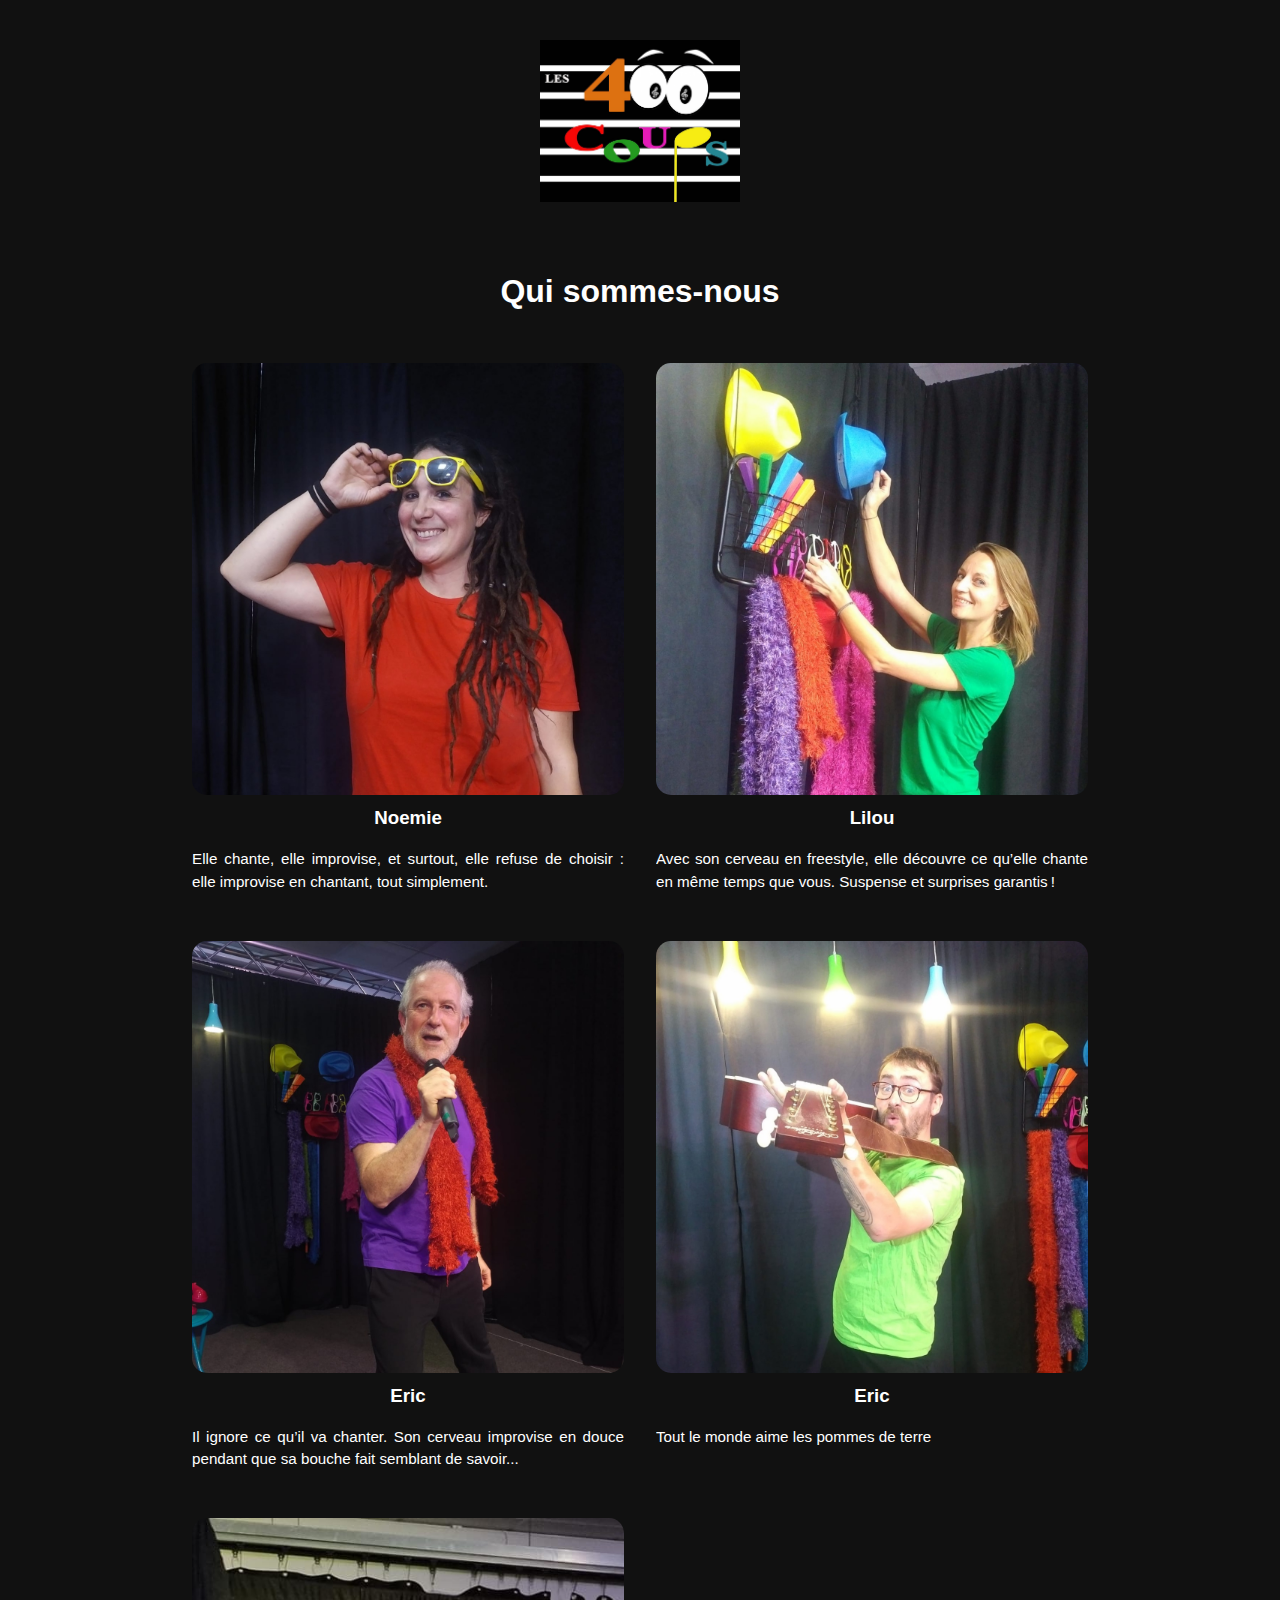
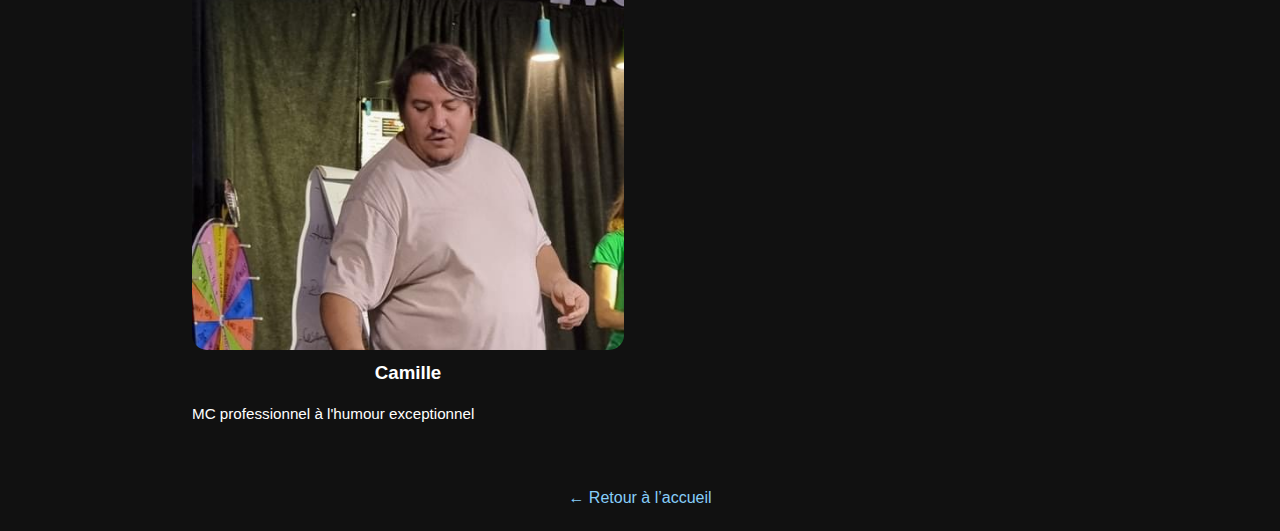
<file: a-propos.html>
<!DOCTYPE html>
<html lang="fr">
<head>
  <meta charset="utf-8" />
  <title>Qui sommes-nous</title>
  <link href="css/style.css" rel="stylesheet" />
  <style>
    .team-grid {
      display: grid;
      grid-template-columns: repeat(2, 1fr);
      gap: 2rem;
      padding: 2rem;
      text-align: center;
    }
    .team-member img {
      max-width: 100%;
      aspect-ratio: 1 / 1;
      object-fit: cover;
      object-position: top;
      border-radius: 15px;
    }
    .team-member h3 {
      margin-top: 0.5rem;
    }
    .team-member p {
      font-size: 0.95em;
      text-align: justify;
      max-height: 7.5em;
      overflow: hidden;
      line-height: 1.5em;
    }
    .bio {
      display: -webkit-box;
      -webkit-line-clamp: 2;
      -webkit-box-orient: vertical;
      overflow: hidden;
      text-overflow: ellipsis;
    }
    .tooltip {
      position: fixed;
      display: none;
      background-color: rgba(150, 150, 150, 0.9);
      color: white;
      padding: 10px;
      border-radius: 8px;
      max-width: 280px;
      font-size: 0.95em;
      line-height: 1.3em;
      z-index: 1000;
      pointer-events: none;
      text-align: justify;
    }
  </style>
</head>
<body>
  <header>
    <img alt="Logo Les 400 Coups" class="logo" src="images/logo.jpg" style="max-width: 200px; display: block; margin: 2rem auto;" />
  </header>
  <main>
    <h1 style="text-align:center;">Qui sommes-nous</h1>
    <section class="team-grid">
      <div class="team-member">
        <a href="personne.html?id=noemie"><img alt="Noemie" src="images/Noemie.jpeg" data-personne="noemie" /></a>
        <h3>Noemie</h3>
        <p class="bio" id="bio-noemie"></p>
      </div>
      <div class="team-member">
        <a href="personne.html?id=lilou"><img alt="Lilou" src="images/Lilou.jpeg" data-personne="lilou" /></a>
        <h3>Lilou</h3>
        <p class="bio" id="bio-lilou"></p>
      </div>
      <div class="team-member">
        <a href="personne.html?id=eric"><img alt="Eric" src="images/Eric.jpeg" data-personne="eric" /></a>
        <h3>Eric</h3>
        <p class="bio" id="bio-eric"></p>
      </div>
      <div class="team-member">
        <a href="personne.html?id=ericl"><img alt="EricL" src="images/EricL.jpeg" data-personne="ericl" /></a>
        <h3>Eric</h3>
        <p class="bio" id="bio-ericl"></p>
      </div>
      <div class="team-member">
        <a href="personne.html?id=camille"><img alt="Camille" src="images/Camille.jpeg" data-personne="camille" /></a>
        <h3>Camille</h3>
        <p class="bio" id="bio-camille"></p>
      </div>
    </section>
    <p style="text-align:center;"><a href="index.html">← Retour à l’accueil</a></p>
  </main>

  <div class="tooltip" id="tooltip"></div>

  <script src="bio.js"></script>
  <script>
    document.addEventListener("DOMContentLoaded", () => {
      for (const id in bios) {
        const el = document.getElementById("bio-" + id);
        if (el) el.textContent = bios[id];

        const img = document.querySelector('img[data-personne="' + id + '"]');
      if (img) {
  img.dataset.tooltip = bios[id]; // on stocke le texte sans déclencher la bulle native
}
      }

      const tooltip = document.getElementById('tooltip');
      const members = document.querySelectorAll('.team-member img');

      members.forEach(img => {
        img.addEventListener('mousemove', function (e) {
          tooltip.style.display = 'block';
tooltip.textContent = img.dataset.tooltip;
          tooltip.style.top = (e.clientY + 15) + 'px';
          tooltip.style.left = (e.clientX + 15) + 'px';
        });
        img.addEventListener('mouseleave', function () {
          tooltip.style.display = 'none';
        });
      });
    });
  </script>
</body>
</html>
</file>
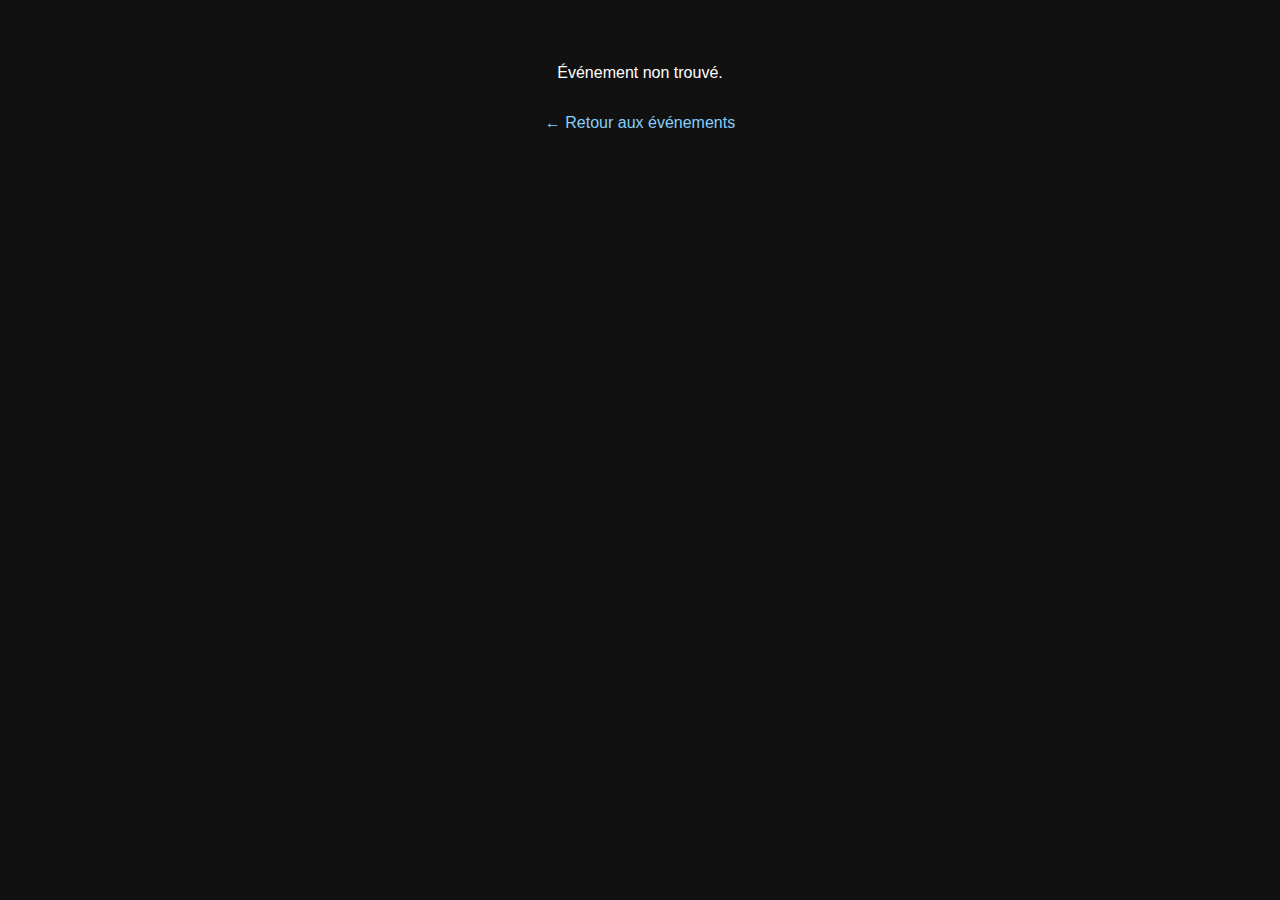
<file: evenement.html>
<!DOCTYPE html>
<html lang="fr">
<head>
  <meta charset="UTF-8" />
  <title>Événement – Les 400 Coups</title>
  <link rel="stylesheet" href="css/style.css" />
  <style>
  #date {
  font-size: 1.8em;
  font-weight: bold;
}
    body {
      font-family: Arial, sans-serif;
      margin: 0;
      background-color: #111;
      color: #fff;
    }
    main {
      max-width: 800px;
      margin: 2rem auto;
      padding: 1rem;
      text-align: center;
    }
    img.affiche {
      max-width: 500px;
      border-radius: 10px;
      margin-bottom: 1rem;
    }
    .retour {
      margin-top: 2rem;
      text-align: center;
    }
    a {
      color: #87cefa;
    }
  
    #description {
      margin: 2rem auto 0 auto;
      max-width: 600px;
      text-align: justify;
      text-align-last: center;
    }

  </style>
</head>
<body>
  <main>
    <h1 id="titre"></h1>
    <p><span id="date"></span></p>
<p><span id="lieu"></span></p>
    <img class="affiche" id="affiche" src="" alt="Affiche événement">
<p id="description"></p>
    <div class="retour"><a href="evenement_liste.html">← Retour aux événements</a></div>
  </main>
  <script src="events_tableau_complet.js"></script>
  <script>
    function getQueryParam(param) {
      const urlParams = new URLSearchParams(window.location.search);
      return urlParams.get(param);
    }

    const eventId = getQueryParam("id");

    const event = events_tableau.find(e => e.id === eventId);
    if (event) {
      
      document.getElementById("titre").textContent = event.titre;
      document.getElementById("date").textContent = event.date;
	document.getElementById("lieu").innerHTML = event.lieu;
      document.getElementById("description").innerHTML = event.description;
      document.getElementById("affiche").src = event.affiche;
      document.getElementById("affiche").alt = "Affiche " + event.titre;
    } else {
      document.querySelector("main").innerHTML = "<p>Événement non trouvé.</p><div class='retour'><a href='evenement_liste.html'>← Retour aux événements</a></div>";
    }
  </script>
</body>
</html>
</file>
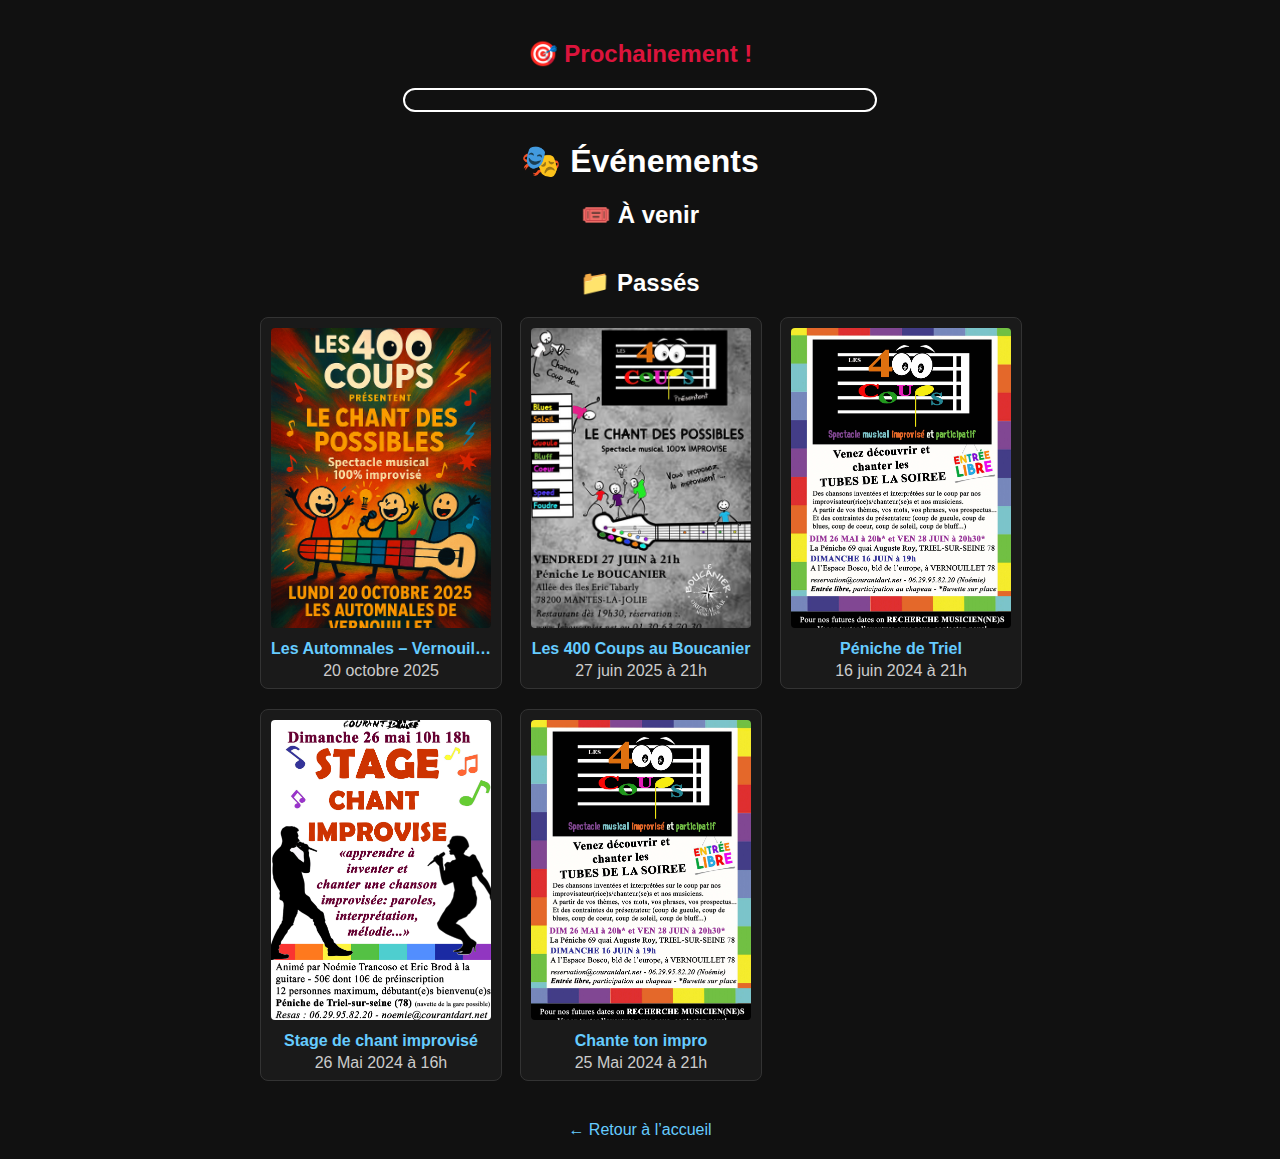
<file: evenement_liste.html>
<!DOCTYPE html>

<html lang="fr">
<head>
<meta charset="utf-8"/>
<meta content="width=device-width, initial-scale=1.0" name="viewport"/>
<title>Événements - Les 400 Coups</title>
<style>
    body {
      background-color: #111;
      color: white;
      font-family: sans-serif;
      margin: 0;
      padding: 20px;
    }
    h1 {
      text-align: center;
    }
    .events-container {
      display: grid;
      grid-template-columns: repeat(3, 240px);
      gap: 20px;
      justify-content: center;
  max-width: 760px;
  margin: 0 auto;
    }
    .event-card {
      background-color: #1a1a1a;
      border: 1px solid #333;
      border-radius: 8px;
      padding: 10px;
      width: 220px;
      height: 350px;
      text-align: center;
    }
    .event-card img {
      width: 220px;
      height: 300px;
      object-fit: cover;
      border-radius: 4px;
    }
    .event-title {
      font-weight: bold;
      color: #6cf;
      margin-top: 8px;
      white-space: nowrap;
  overflow: hidden;
  text-overflow: ellipsis;
    }
    .event-date {
      color: #ccc;
      margin: 4px 0;
    }
    .event-location, .event-description {
      font-size: 14px;
      color: #aaa;
    }
    footer {
      text-align: center;
      margin-top: 40px;
    }
    a {
      color: #6cf;
      text-decoration: none;
    }
  
  <style>
    .highlight-card {
      background-color: #222;
      border: 3px solid red;
      border-radius: 10px;
      padding: 12px;
      width: 260px;
      margin: 0 auto;
      text-align: center;
    }
    .highlight-card img {
      width: 220px;
      height: auto;
      margin: 0 auto;
      display: block;
      border-radius: 4px;
    }
    .highlight-card .event-title {
      font-weight: bold;
      color: #f66;
      margin-top: 8px;
    }
    .highlight-card .event-date {
      color: #ccc;
      margin: 4px 0;
    }
    .highlight-card .event-location,
    .highlight-card .event-description {
      font-size: 14px;
      color: #bbb;
    }
  
#highlightEvent {
    width: 450px;
    margin: 0 auto;
    border: 2px solid #fff;
    border-radius: 16px;
    padding: 10px;
    text-align: center;
}
#highlightEvent img {
    display: block;
    margin: 0 auto;
}
#highlightEvent .event-title,
#highlightEvent .event-date,
#highlightEvent .event-description {
    text-align: center;
}
</style>
</head>
<body>
<h2 style="text-align:center; color:crimson;">🎯 Prochainement !</h2>
<div id="highlightEvent" style="display: flex; justify-content: center; margin-bottom: 30px;"></div>
<h1>🎭 Événements</h1>
<h2 style="text-align:center;">🎟️ À venir</h2>
<div class="events-container" id="futureEvents"></div>
<h2 style="text-align:center;">📁 Passés</h2>
<div class="events-container" id="pastEvents"></div>
<footer><a href="index.html">← Retour à l’accueil</a></footer>
<script src="events_tableau_complet.js"></script>
<script>
function createCard(ev) {
  const link = document.createElement("a");
  link.href = "evenement.html?id=" + encodeURIComponent(ev.id);
  link.style.textDecoration = "none";

  const div = document.createElement("div");
  div.className = ev.highlight ? "highlight-card" : "event-card";
  div.innerHTML = `
    <img src="${ev.affiche}" alt="${ev.titre}">
    <div class="event-title">${ev.titre}</div>
    <div class="event-date">${ev.date}</div>
  `;
  link.appendChild(div);
  return link;
}
        </script>
<script>
const today = new Date().toISOString().split('T')[0];

events_tableau.forEach(ev => {
  if (ev.highlight) {
    const container = document.getElementById("highlightEvent");
    if (container) {
      container.appendChild(createCard(ev));
    }
  } else if (ev.date_iso >= today) {
    const future = document.getElementById("futureEvents");
    if (future) {
      future.appendChild(createCard(ev));
    }
  } else {
    const past = document.getElementById("pastEvents");
    if (past) {
      past.appendChild(createCard(ev));
    }
  }
});
</script></body>
</html>
</file>
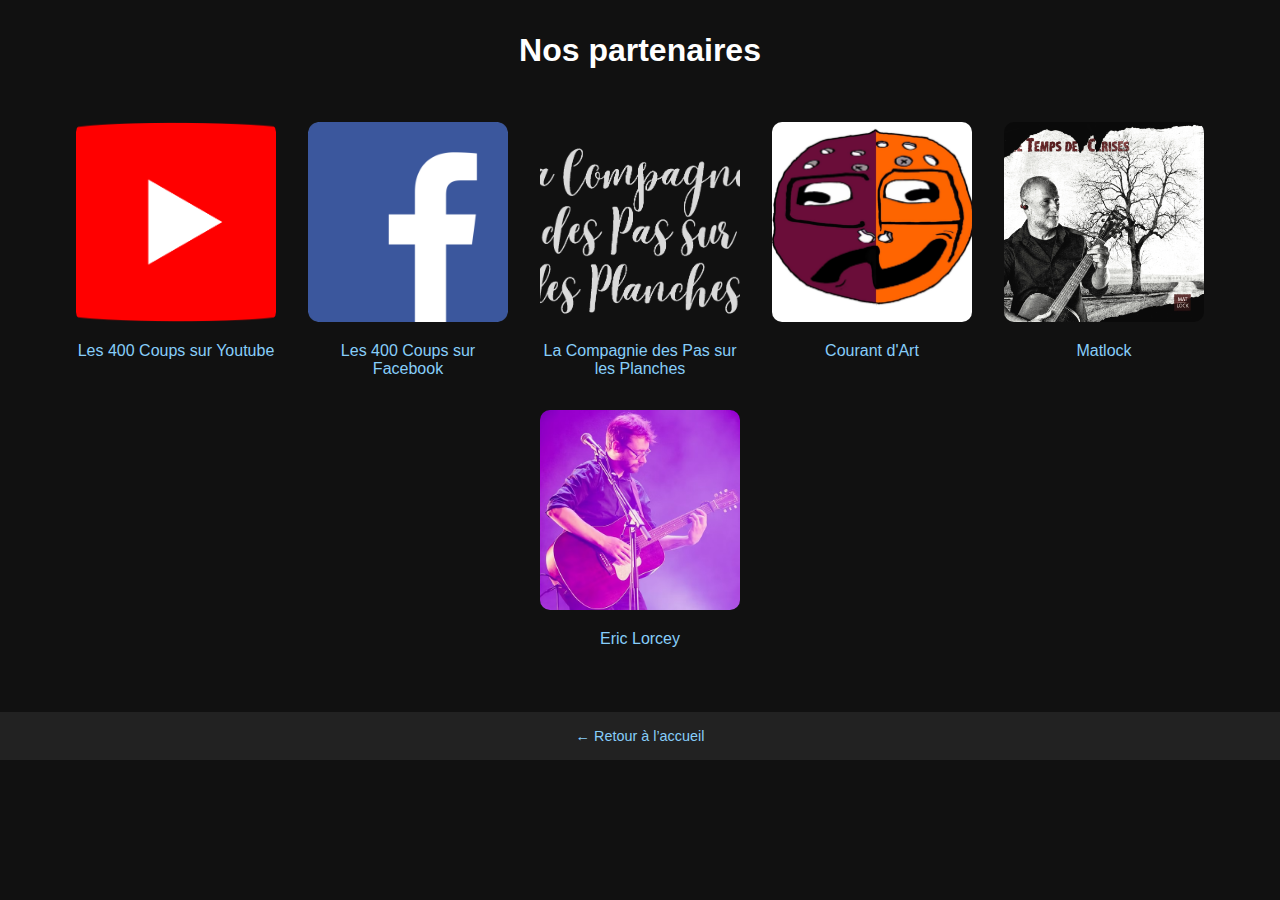
<file: partenaires.html>
<!DOCTYPE html>
<html lang="fr">
<head>
  <meta charset="UTF-8">
  <title>Partenaires – Les 400 Coups</title>
  <link rel="stylesheet" href="css/style.css">
  <style>
    body {
      font-family: Arial, sans-serif;
      background-color: #111;
      color: white;
      margin: 0;
    }
    h1 {
      text-align: center;
      margin-top: 2rem;
    }
    .partenaires {
      display: flex;
      flex-wrap: wrap;
      justify-content: center;
      padding: 2rem;
      gap: 2rem;
    }
    .partenaire {
      text-align: center;
      width: 200px;
    }
    .partenaire img {
      width: 200px;
      height: 200px;
      object-fit: cover;
      border-radius: 10px;
      margin-bottom: 1rem;
    }
    .partenaire a {
      color: #87cefa;
      text-decoration: none;
    }
    footer {
      text-align: center;
      margin: 2rem 0;
    }
  </style>
</head>
<body>
  <h1>Nos partenaires</h1>

  <div class="partenaires">
  
  
  
  <div class="partenaire">
      <a href="  https://www.youtube.com/@les400coups78" target="_blank">
        <img src="images/Partenaires/Youtube.png" alt="Partenaire 3">
        <div>Les 400 Coups sur Youtube</div>
  </a>
      </div>
  
   <div class="partenaire">
      <a href="    https://www.facebook.com/les400coups78" target="_blank">
        <img src="images/Partenaires/Facebook.png" alt="Partenaire 3">
        <div>Les 400 Coups sur Facebook</div>
  </a>
      </div>
  
  
  <div class="partenaire">
      <a href="https://lcdpslp.github.io/" target="_blank">
        <img src="images/Partenaires/lcdpslp.png" alt="Partenaire 3">
        <div>La Compagnie des Pas sur les Planches</div>
  </a>
      </div>
  
  
  
   <div class="partenaire">
      <a href="https://www.courantdart.net" target="_blank">
        <img src="images/Partenaires/Courant.jpg" alt="Partenaire 3">
        <div>Courant d'Art</div>
  </a>
      </div>

  

  
    <div class="partenaire">
      <a href="https://music.imusician.pro/a/PFJGxhor" target="_blank">
        <img src="images/Partenaires/Ericb.jpg" alt="Partenaire1">
        <div>Matlock</div>
      </a>
    </div>
    <div class="partenaire">
      <a href="https://ericlorcey.wixsite.com/music" target="_blank">
        <img src="images/Partenaires/Ericl.avif" alt="Partenaire 2">
        <div>Eric Lorcey</div>
      </a>
    </div>
   
    </div>
  </div>

  <footer>
    <a href="index.html">← Retour à l’accueil</a>
  </footer>
</body>
</html>
</file>
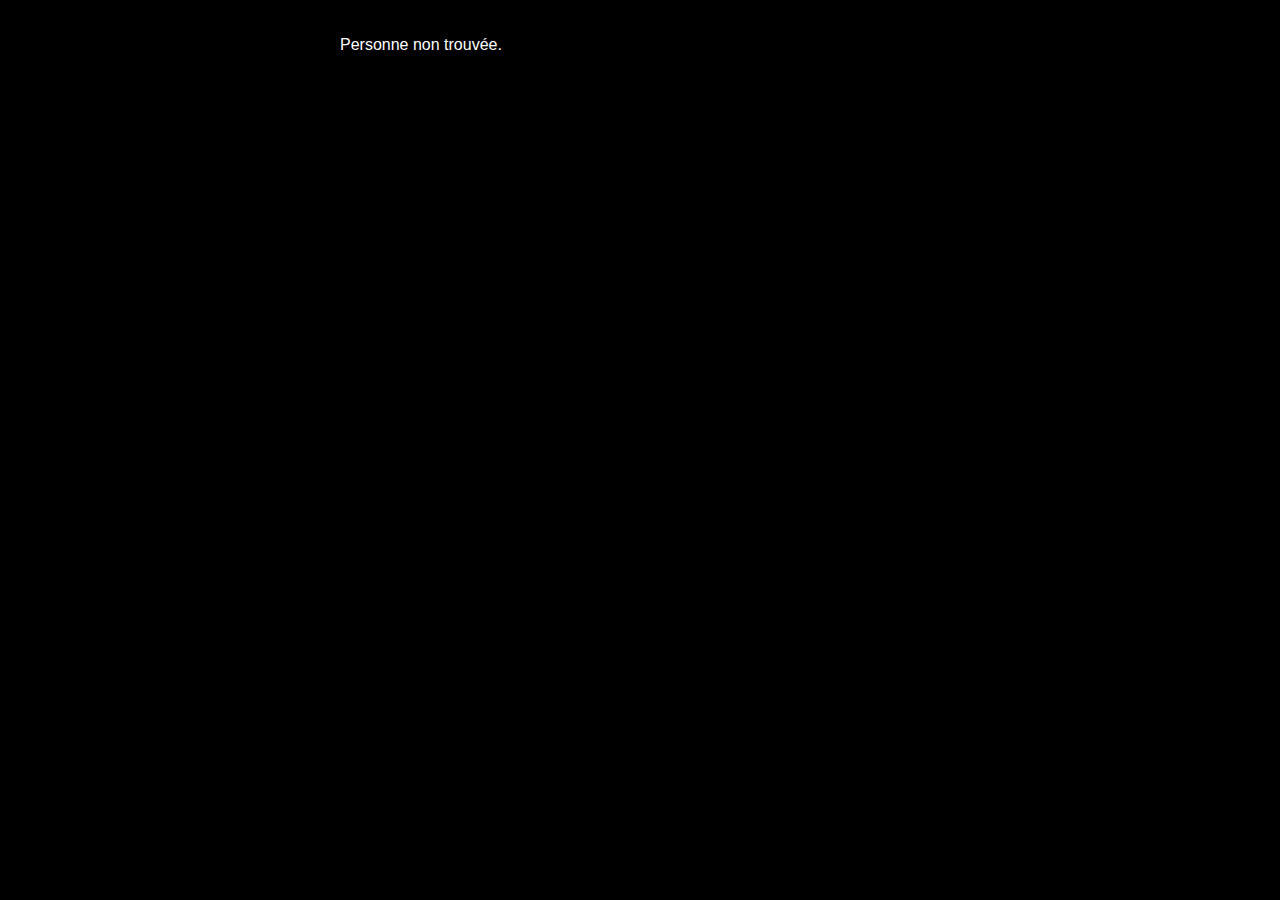
<file: personne.html>
<!DOCTYPE html>
<html lang="fr">
<head>
  <meta charset="UTF-8">
  <title>Détail de la personne</title>
  <style>
    body { font-family: sans-serif; padding: 20px; max-width: 600px; margin: auto; background-color: black; color: white; }
    img { max-width: 100%; height: auto; border-radius: 10px; }
    h1 { text-align: center; }
    p { text-align: justify; }
  </style>
</head>
<body>
  <h1 id="nom"></h1>
  <img id="photo" src="" alt="">
  <p id="bio"></p>
  <p style="text-align:center;"><a href="a-propos.html">← Retour à la page précédente</a></p>

  <script src="bio.js"></script>
  <script>
    const params = new URLSearchParams(window.location.search);
    const id = params.get("id");

    const nomAffichés = {
      noemie: "Noemie Trancoso",
      lilou: "Lilou De Burlet",
      eric: "Eric Brod",
      ericl: "Eric Lorcey",
      camille: "Camille Durand"
    };

    const photos = {
      noemie: "images/Noemie.jpeg",
      lilou: "images/Lilou.jpeg",
      eric: "images/Eric.jpeg",
      ericl: "images/EricL.jpeg",
      camille: "images/Camille.jpeg"
    };

    if (id && bios[id]) {
      document.getElementById("nom").textContent = nomAffichés[id] || id;
      document.getElementById("photo").src = photos[id];
      document.getElementById("photo").alt = nomAffichés[id] || id;
      document.getElementById("bio").textContent = bios[id];
    } else {
      document.body.innerHTML = "<p>Personne non trouvée.</p>";
    }
  </script>
</body>
</html>
</file>
<file: css/style.css>
body {
    font-family: Arial, sans-serif;
    margin: 0;
    background-color: #111;
    color: #fff;
}

header {
    text-align: center;
    padding: 0.5rem;
    margin-bottom: 0.1rem;
}

/* Logo */
header img.logo,
header img {
    max-width: 300px;
    margin: 1rem auto 0.5rem auto; /* réduit l’espace sous le logo */
    display: block;
}

/* Accroche */
.accroche {
    font-size: 1.2rem;
    font-weight: bold;
    text-align: center;
    margin-bottom: 0.5rem; /* réduit l’espace sous la phrase d’accroche */
}

/* Highlight container */
.highlight-container {
    margin-top: 0rem; /* supprime marge inutile en haut */
    padding-top: 0.5rem;
    padding-bottom: 1rem;
    max-width: 300px;
    margin-left: auto;
    margin-right: auto;
    text-align: center;
}

main {
    max-width: 960px;
    margin: auto;
    padding: 0.5rem;
}

.video-container {
    text-align: center;
    margin: 2rem 0;
}

.gallery {
    display: grid;
    grid-template-columns: repeat(auto-fit, minmax(250px, 1fr));
    gap: 15px;
}

.gallery img {
    width: 100%;
    height: auto;
    object-fit: cover;
    border-radius: 10px;
}

footer {
    text-align: center;
    font-size: 0.9rem;
    padding: 1rem;
    background-color: #222;
}

a {
    color: #87cefa;
    text-decoration: none;
}

a:hover {
    text-decoration: underline;
}

nav {
    text-align: center;
    margin: 2rem 0;
}
</file>
